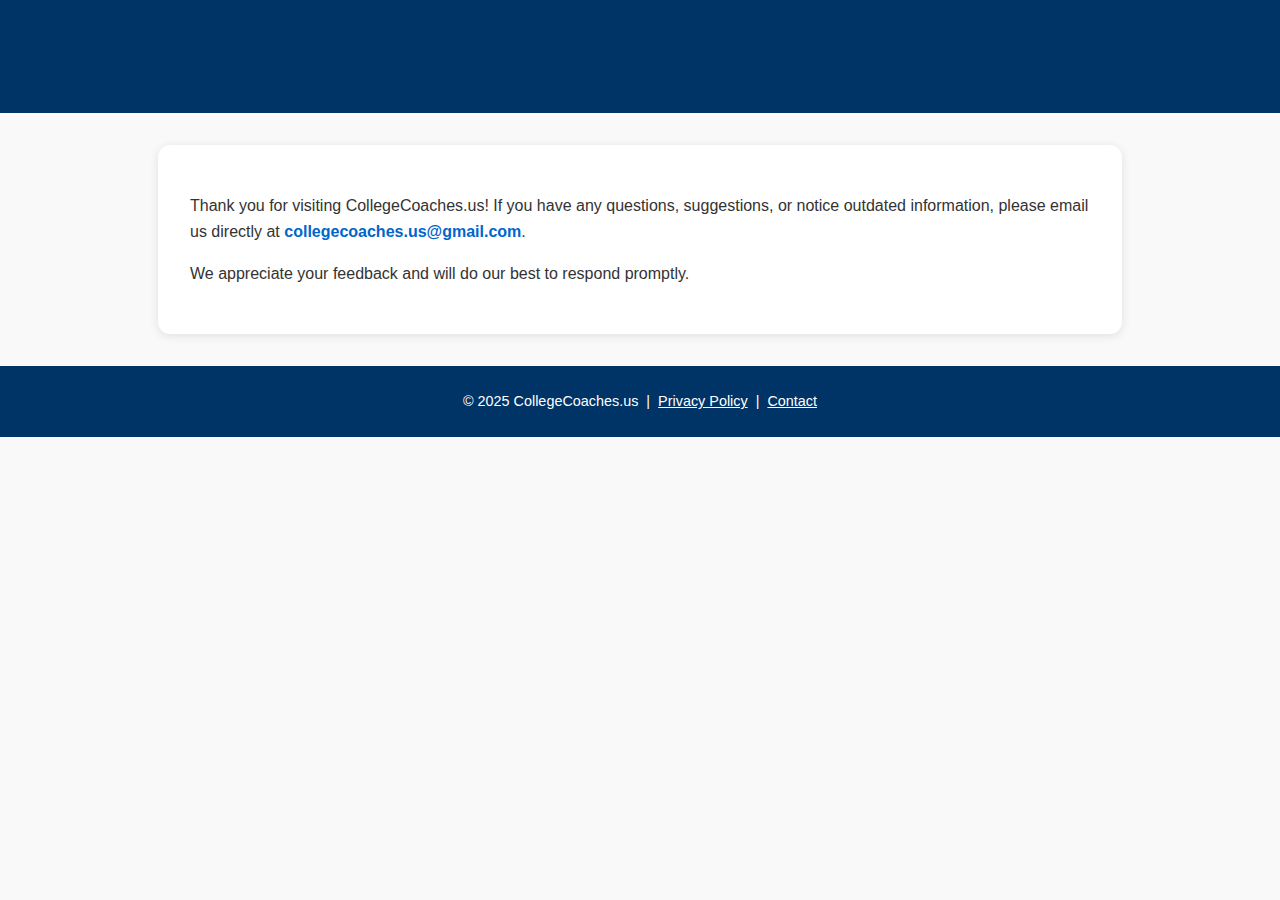
<file: contact.html>
<!DOCTYPE html>
<html lang="en">
<head>
  <meta charset="UTF-8">
  <meta name="viewport" content="width=device-width, initial-scale=1.0">
  <meta name="description" content="Contact CollegeCoaches.us — Reach out via email with questions, suggestions, or corrections to our college coaches directory.">
  <title>Contact Us – CollegeCoaches.us</title>
  <style>
    body {
      font-family: Arial, Helvetica, sans-serif;
      margin: 0;
      padding: 0;
      background-color: #f9f9f9;
      color: #333;
      line-height: 1.6;
    }
    header {
      background-color: #003366;
      color: #fff;
      padding: 1rem 2rem;
      text-align: center;
    }
    main {
      max-width: 900px;
      margin: 2rem auto;
      padding: 2rem;
      background-color: #fff;
      border-radius: 12px;
      box-shadow: 0 2px 10px rgba(0,0,0,0.1);
    }
    h1 {
      color: #003366;
      font-size: 1.8rem;
      margin-bottom: 1rem;
    }
    p {
      margin: 1rem 0;
      font-size: 1rem;
    }
    a.email-link {
      color: #0066cc;
      text-decoration: none;
      font-weight: bold;
    }
    a.email-link:hover {
      text-decoration: underline;
    }
    footer {
      text-align: center;
      padding: 1.5rem;
      background-color: #003366;
      color: #fff;
      font-size: 0.9rem;
    }
  </style>
</head>
<body>

  <header>
    <h1>Contact Us</h1>
  </header>

  <main>
    <p>
      Thank you for visiting CollegeCoaches.us! If you have any questions, suggestions, or notice outdated information, 
      please email us directly at 
      <a href="mailto:collegecoaches.us@gmail.com" class="email-link">collegecoaches.us@gmail.com</a>.
    </p>

    <p>
      We appreciate your feedback and will do our best to respond promptly.
    </p>
  </main>

   <footer>
    &copy; 2025 CollegeCoaches.us &nbsp;|&nbsp; <a href="privacypolicy.html" style="color:#fff;">Privacy Policy</a> &nbsp;|&nbsp; <a href="contact.html" style="color:#fff;">Contact</a>
  </footer>

</body>
</html>
</file>
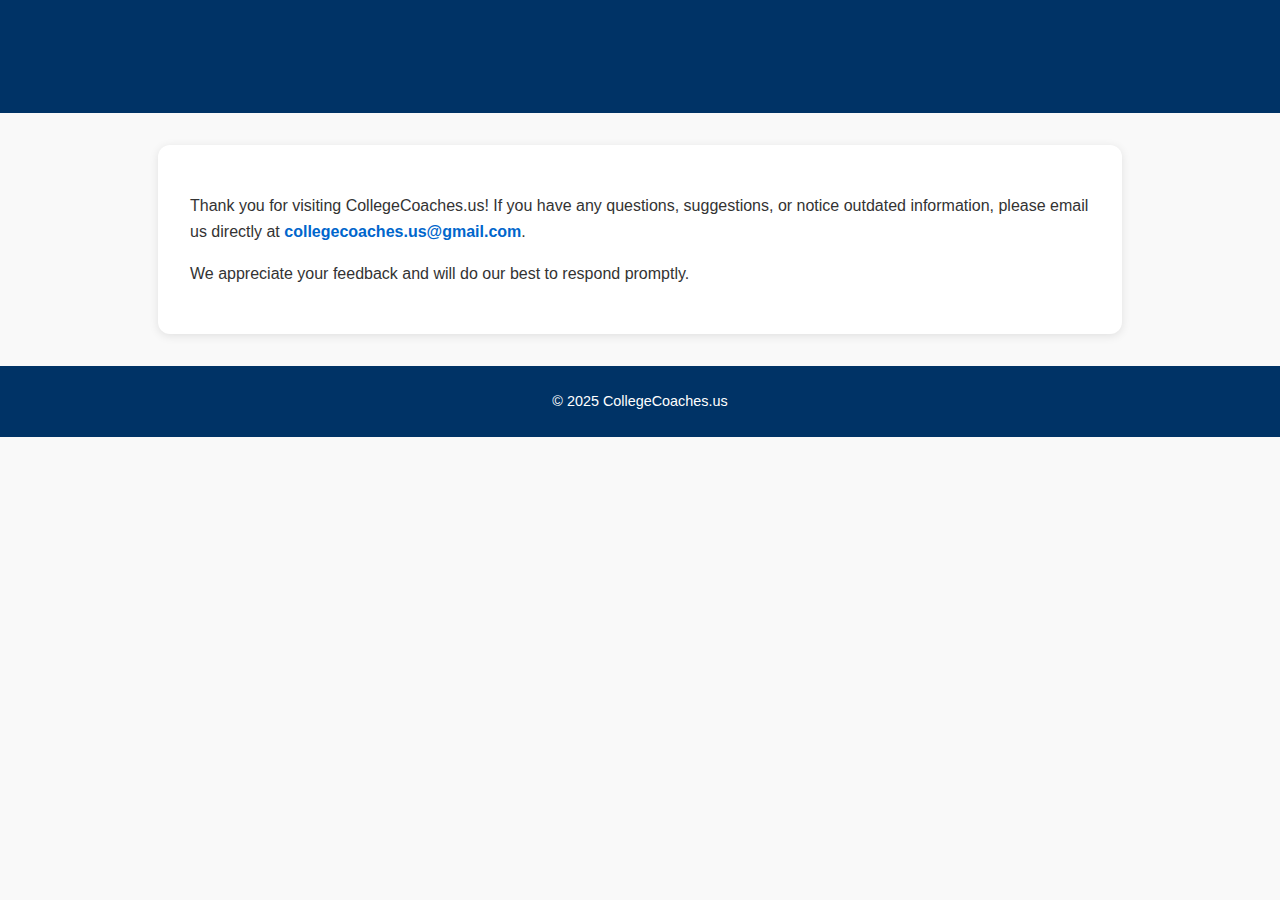
<file: contatct.html>
<!DOCTYPE html>
<html lang="en">
<head>
  <meta charset="UTF-8">
  <meta name="viewport" content="width=device-width, initial-scale=1.0">
  <meta name="description" content="Contact CollegeCoaches.us — Reach out via email with questions, suggestions, or corrections to our college coaches directory.">
  <title>Contact Us – CollegeCoaches.us</title>
  <style>
    body {
      font-family: Arial, Helvetica, sans-serif;
      margin: 0;
      padding: 0;
      background-color: #f9f9f9;
      color: #333;
      line-height: 1.6;
    }
    header {
      background-color: #003366;
      color: #fff;
      padding: 1rem 2rem;
      text-align: center;
    }
    main {
      max-width: 900px;
      margin: 2rem auto;
      padding: 2rem;
      background-color: #fff;
      border-radius: 12px;
      box-shadow: 0 2px 10px rgba(0,0,0,0.1);
    }
    h1 {
      color: #003366;
      font-size: 1.8rem;
      margin-bottom: 1rem;
    }
    p {
      margin: 1rem 0;
      font-size: 1rem;
    }
    a.email-link {
      color: #0066cc;
      text-decoration: none;
      font-weight: bold;
    }
    a.email-link:hover {
      text-decoration: underline;
    }
    footer {
      text-align: center;
      padding: 1.5rem;
      background-color: #003366;
      color: #fff;
      font-size: 0.9rem;
    }
  </style>
</head>
<body>

  <header>
    <h1>Contact Us</h1>
  </header>

  <main>
    <p>
      Thank you for visiting CollegeCoaches.us! If you have any questions, suggestions, or notice outdated information, 
      please email us directly at 
      <a href="mailto:collegecoaches.us@gmail.com" class="email-link">collegecoaches.us@gmail.com</a>.
    </p>

    <p>
      We appreciate your feedback and will do our best to respond promptly.
    </p>
  </main>

  <footer>
    &copy; 2025 CollegeCoaches.us
  </footer>

</body>
</html>
</file>
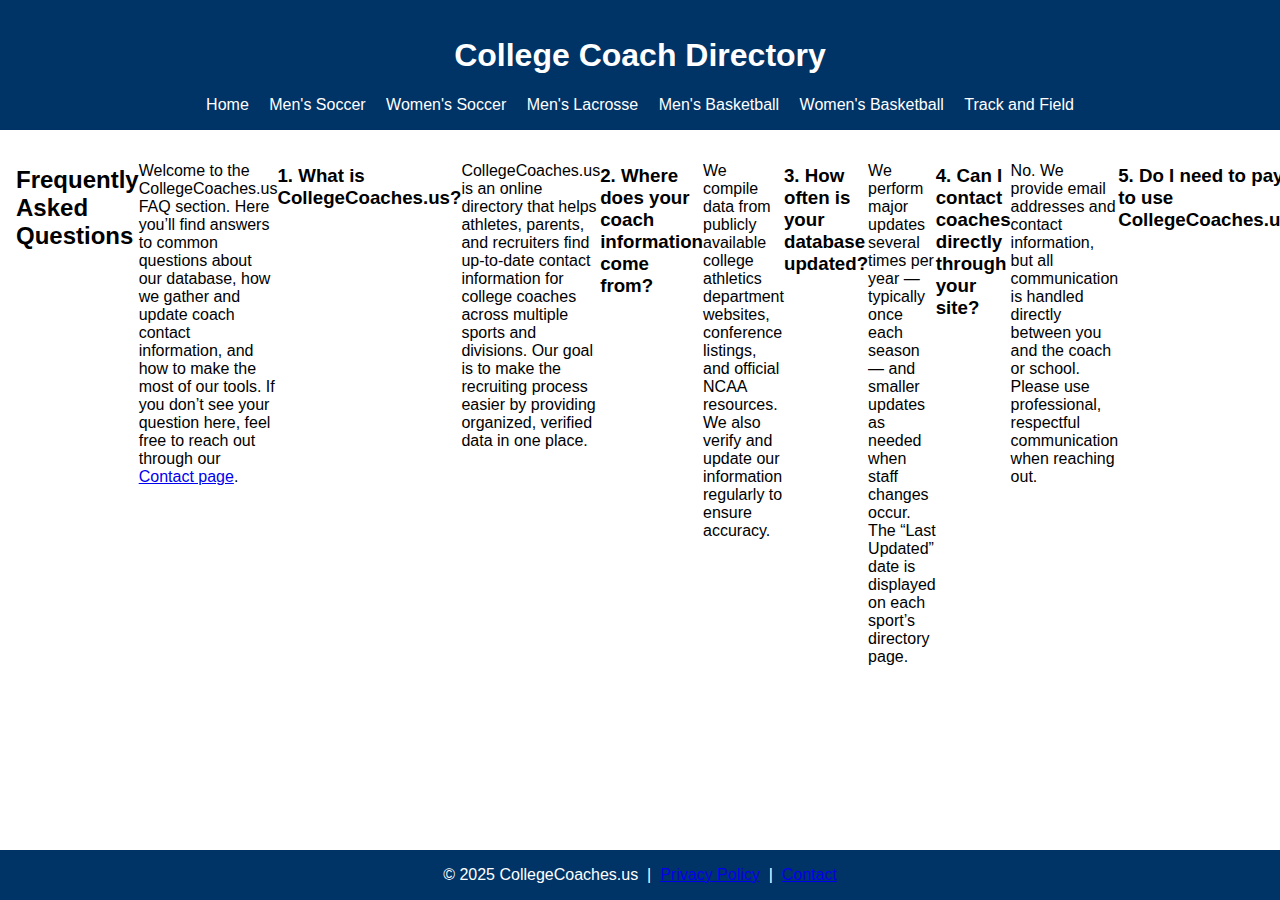
<file: faq.html>
<!DOCTYPE html>
<html lang="en">
<head>
  <meta charset="UTF-8">
  <meta name="viewport" content="width=device-width, initial-scale=1.0">
  <meta name="description" content="Frequently Asked Questions about CollegeCoaches.us — Learn how we collect coach contact information, how often we update, and how to use our free database for college recruiting.">
  <title>FAQ – CollegeCoaches.us</title>
  <link rel="stylesheet" href="style.css">
</head>
<body class="text-page">

<header>
  <h1>College Coach Directory</h1>
  <nav>
    <a href="index.html">Home</a>
    <a href="mens-soccer.html">Men's Soccer</a>
    <a href="womens-soccer.html">Women's Soccer</a>
    <a href="mens-lacrosse.html">Men's Lacrosse</a>
    <a href="mens-basketball.html">Men's Basketball</a>
    <a href="womens-basketball.html">Women's Basketball</a>
    <a href="track-field.html">Track and Field</a>

  </nav>
</header>

<main>
  <h2>Frequently Asked Questions</h2>

  <p>Welcome to the CollegeCoaches.us FAQ section. Here you’ll find answers to common questions about our database, how we gather and update coach contact information, and how to make the most of our tools. If you don’t see your question here, feel free to reach out through our <a href="contact.html">Contact page</a>.</p>

  <h3>1. What is CollegeCoaches.us?</h3>
  <p>CollegeCoaches.us is an online directory that helps athletes, parents, and recruiters find up-to-date contact information for college coaches across multiple sports and divisions. Our goal is to make the recruiting process easier by providing organized, verified data in one place.</p>

  <h3>2. Where does your coach information come from?</h3>
  <p>We compile data from publicly available college athletics department websites, conference listings, and official NCAA resources. We also verify and update our information regularly to ensure accuracy.</p>

  <h3>3. How often is your database updated?</h3>
  <p>We perform major updates several times per year — typically once each season — and smaller updates as needed when staff changes occur. The “Last Updated” date is displayed on each sport’s directory page.</p>

  <h3>4. Can I contact coaches directly through your site?</h3>
  <p>No. We provide email addresses and contact information, but all communication is handled directly between you and the coach or school. Please use professional, respectful communication when reaching out.</p>

  <h3>5. Do I need to pay to use CollegeCoaches.us?</h3>
  <p>No, our coach contact directory is free to use. Some additional features or premium tools may be added in the future, but access to basic coach listings will remain free.</p>

  <h3>6. How can I report incorrect or outdated information?</h3>
  <p>If you notice any outdated coach details, you can send us a message through our <a href="contact.html">Contact page</a> with the correction. We appreciate your help in keeping our listings accurate.</p>

  <h3>7. Can I download the coach lists?</h3>
  <p>Not currently.If you're interested in a whole list, please contact us at collegecoaches.us@gmail.com</p>

  <h3>8. Do you have listings for every sport and division?</h3>
  <p>We’re continuously expanding our database. Currently, we cover the major NCAA men’s and women’s sports across Divisions I, II, and III. Additional sports and divisions are being added over time.</p>

  <h3>9. Is CollegeCoaches.us affiliated with the NCAA?</h3>
  <p>No. CollegeCoaches.us is an independent project and is not officially affiliated with or endorsed by the NCAA or any college athletic department.</p>

  <h3>10. How can I advertise or partner with you?</h3>
  <p>If you’re interested in advertising or partnership opportunities, please contact us via our <a href="contact.html">Contact page</a>.</p>
</main>

<footer>
  &copy; 2025 CollegeCoaches.us &nbsp;|&nbsp;
  <a href="privacypolicy.html">Privacy Policy</a> &nbsp;|&nbsp;
  <a href="contact.html">Contact</a>
</footer>

</body>
</html>
</file>
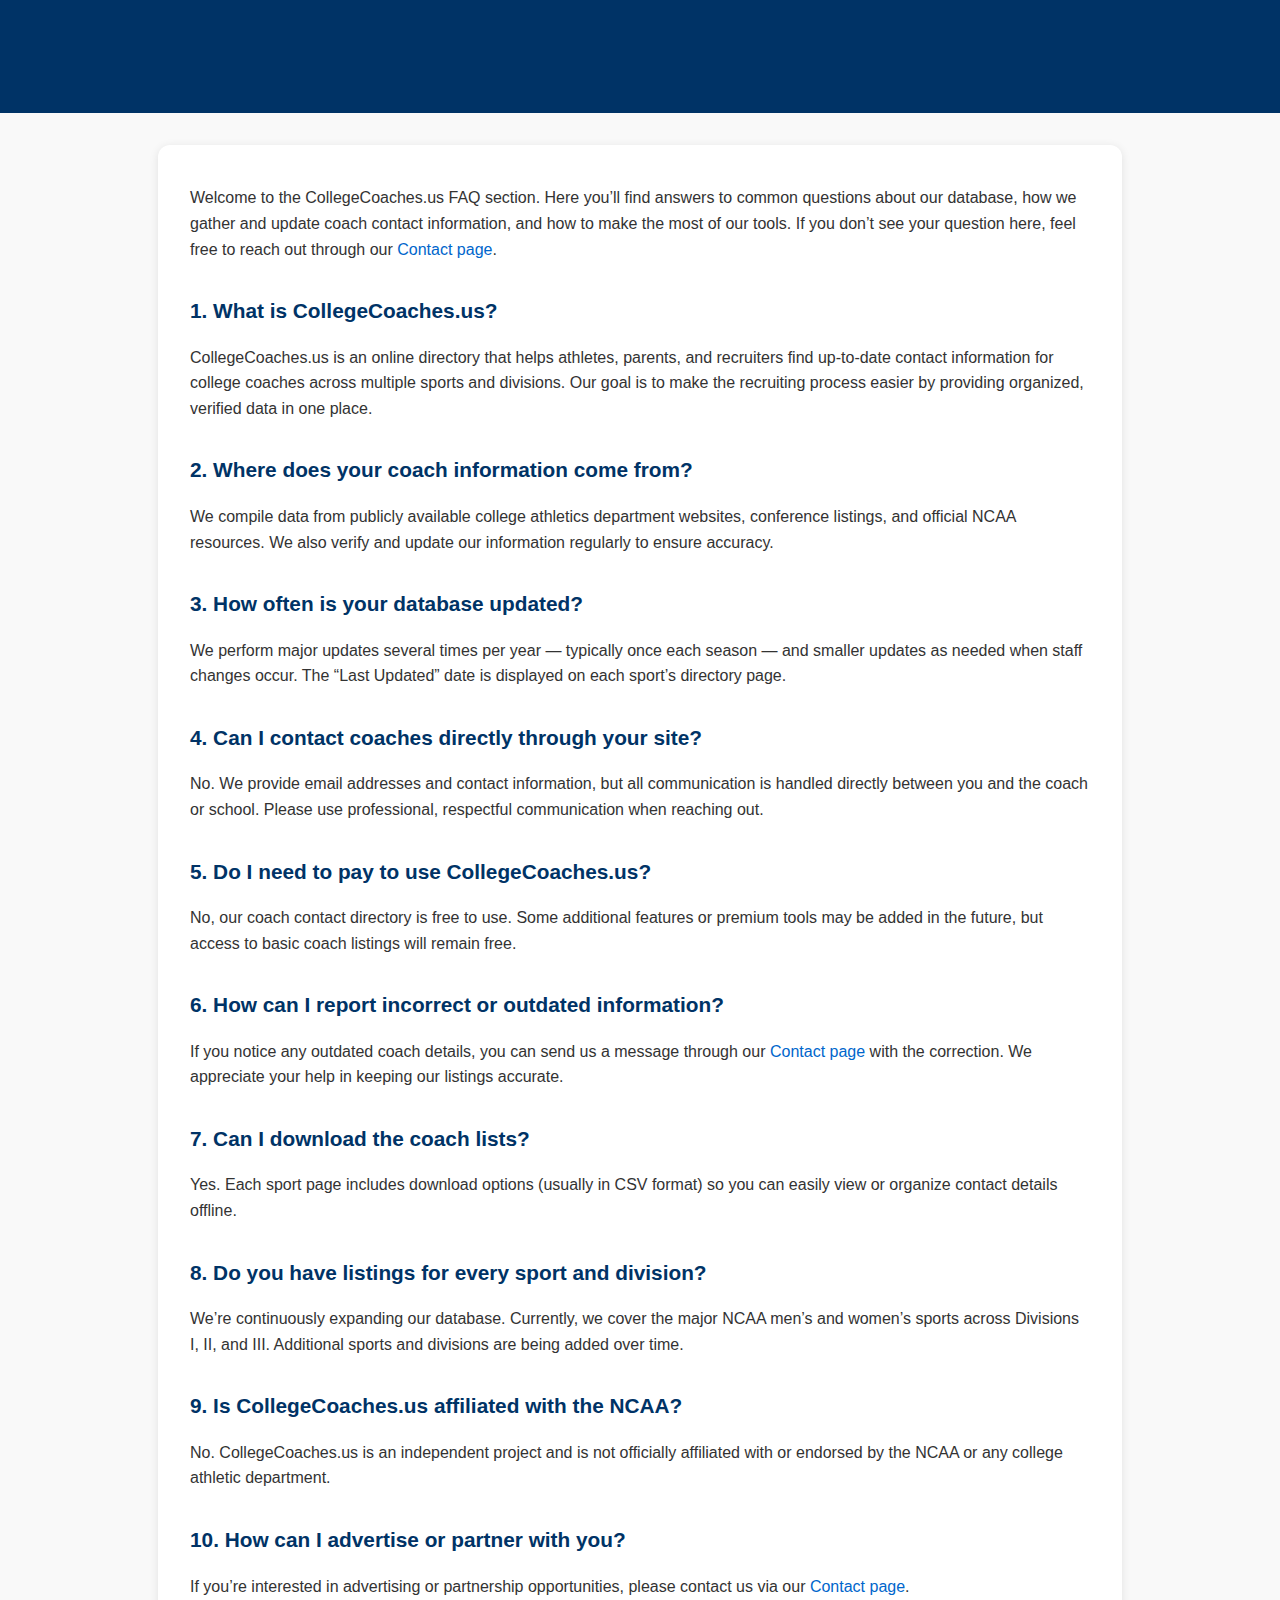
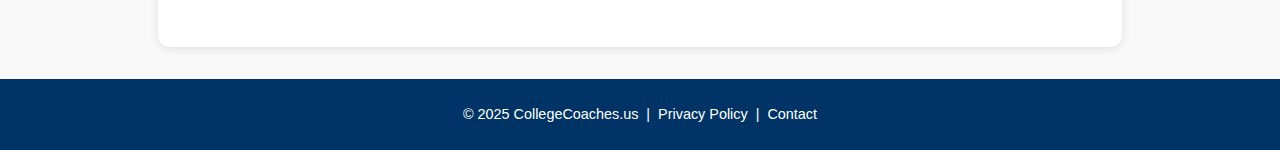
<file: FAQ.html>
<!DOCTYPE html>
<html lang="en">
<head>
  <meta charset="UTF-8">
  <meta name="viewport" content="width=device-width, initial-scale=1.0">
  <meta name="description" content="Frequently Asked Questions about CollegeCoaches.us — Learn how we collect coach contact information, how often we update, and how to use our free database for college recruiting.">
  <title>FAQ – CollegeCoaches.us</title>
  <style>
    body {
      font-family: Arial, Helvetica, sans-serif;
      margin: 0;
      padding: 0;
      background-color: #f9f9f9;
      color: #333;
      line-height: 1.6;
    }
    header {
      background-color: #003366;
      color: #fff;
      padding: 1rem 2rem;
      text-align: center;
    }
    main {
      max-width: 900px;
      margin: 2rem auto;
      padding: 2rem;
      background-color: #fff;
      border-radius: 12px;
      box-shadow: 0 2px 10px rgba(0,0,0,0.1);
    }
    h1 {
      color: #003366;
      font-size: 1.8rem;
      margin-bottom: 1rem;
    }
    h2 {
      color: #003366;
      font-size: 1.3rem;
      margin-top: 2rem;
    }
    p {
      margin: 0.5rem 0 1rem;
    }
    a {
      color: #0066cc;
      text-decoration: none;
    }
    a:hover {
      text-decoration: underline;
    }
    footer {
      text-align: center;
      padding: 1.5rem;
      background-color: #003366;
      color: #fff;
      font-size: 0.9rem;
    }
  </style>
</head>
<body>

  <header>
    <h1>Frequently Asked Questions</h1>
  </header>

  <main>
    <p>
      Welcome to the CollegeCoaches.us FAQ section. Here you’ll find answers to common questions about our database, 
      how we gather and update coach contact information, and how to make the most of our tools. 
      If you don’t see your question here, feel free to reach out through our 
      <a href="/contact.html">Contact page</a>.
    </p>

    <h2>1. What is CollegeCoaches.us?</h2>
    <p>
      CollegeCoaches.us is an online directory that helps athletes, parents, and recruiters find up-to-date contact 
      information for college coaches across multiple sports and divisions. Our goal is to make the recruiting process easier 
      by providing organized, verified data in one place.
    </p>

    <h2>2. Where does your coach information come from?</h2>
    <p>
      We compile data from publicly available college athletics department websites, conference listings, and official NCAA resources. 
      We also verify and update our information regularly to ensure accuracy.
    </p>

    <h2>3. How often is your database updated?</h2>
    <p>
      We perform major updates several times per year — typically once each season — and smaller updates as needed when staff changes occur. 
      The “Last Updated” date is displayed on each sport’s directory page.
    </p>

    <h2>4. Can I contact coaches directly through your site?</h2>
    <p>
      No. We provide email addresses and contact information, but all communication is handled directly between you and the coach or school. 
      Please use professional, respectful communication when reaching out.
    </p>

    <h2>5. Do I need to pay to use CollegeCoaches.us?</h2>
    <p>
      No, our coach contact directory is free to use. Some additional features or premium tools may be added in the future, 
      but access to basic coach listings will remain free.
    </p>

    <h2>6. How can I report incorrect or outdated information?</h2>
    <p>
      If you notice any outdated coach details, you can send us a message through our 
      <a href="/contact.html">Contact page</a> with the correction. We appreciate your help in keeping our listings accurate.
    </p>

    <h2>7. Can I download the coach lists?</h2>
    <p>
      Yes. Each sport page includes download options (usually in CSV format) so you can easily view or organize contact details offline.
    </p>

    <h2>8. Do you have listings for every sport and division?</h2>
    <p>
      We’re continuously expanding our database. Currently, we cover the major NCAA men’s and women’s sports across Divisions I, II, and III. 
      Additional sports and divisions are being added over time.
    </p>

    <h2>9. Is CollegeCoaches.us affiliated with the NCAA?</h2>
    <p>
      No. CollegeCoaches.us is an independent project and is not officially affiliated with or endorsed by the NCAA or any college athletic department.
    </p>

    <h2>10. How can I advertise or partner with you?</h2>
    <p>
      If you’re interested in advertising or partnership opportunities, please contact us via our 
      <a href="/contact.html">Contact page</a>.
    </p>
  </main>

  <footer>
    &copy; 2025 CollegeCoaches.us &nbsp;|&nbsp; <a href="/privacy.html" style="color:#fff;">Privacy Policy</a> &nbsp;|&nbsp; <a href="/contact.html" style="color:#fff;">Contact</a>
  </footer>

</body>
</html>
</file>
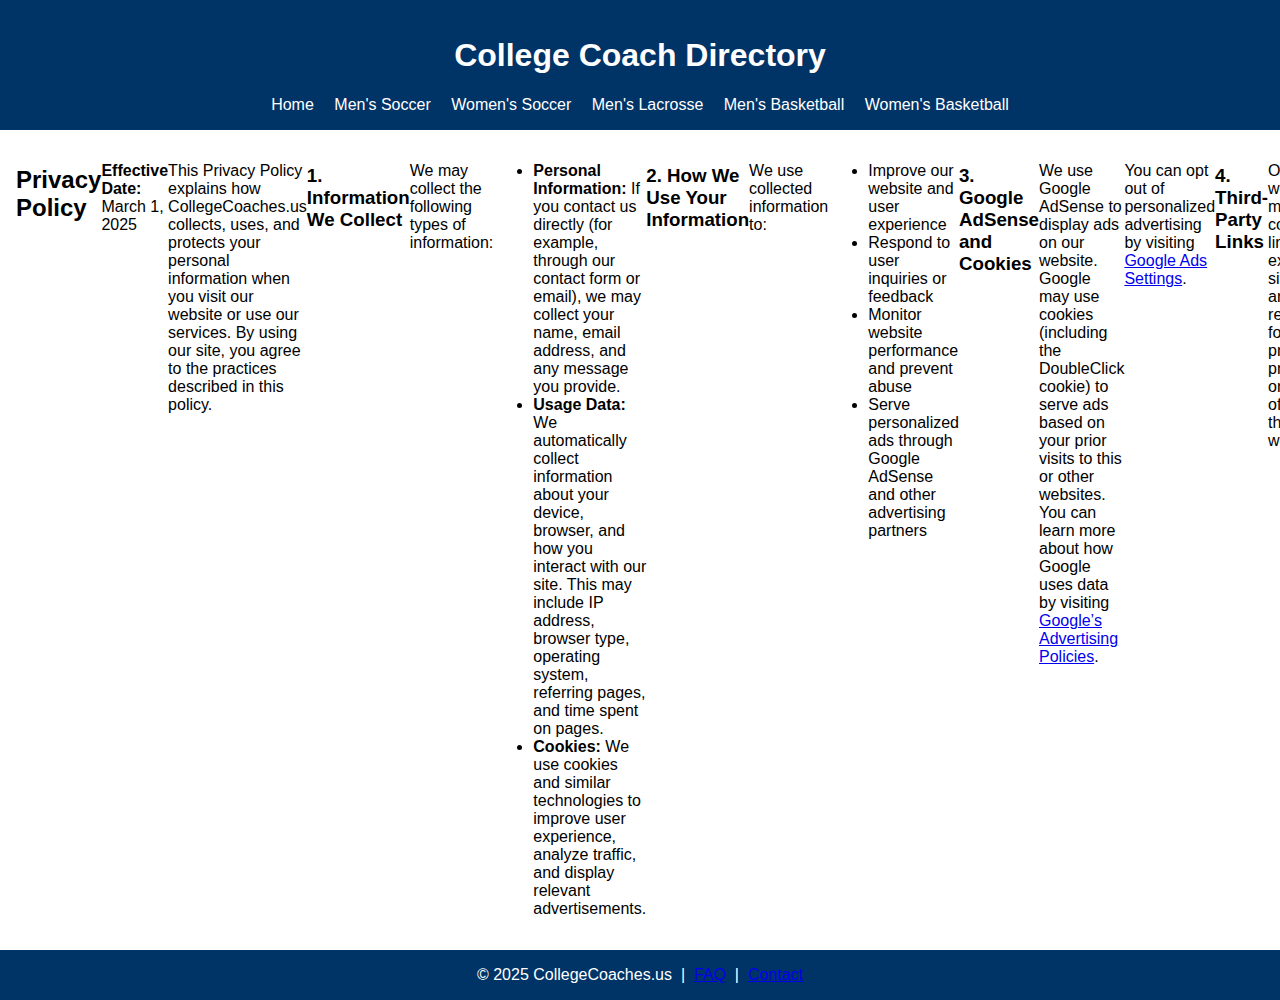
<file: privacypolicy.html>
<!DOCTYPE html>
<html lang="en">
<head>
  <meta charset="UTF-8">
  <meta name="viewport" content="width=device-width, initial-scale=1.0">
  <meta name="description" content="Privacy Policy for CollegeCoaches.us — Learn how we collect, use, and protect your information when using our college coach directory and recruiting tools.">
  <title>Privacy Policy – CollegeCoaches.us</title>
  <link rel="stylesheet" href="style.css">
</head>
<body class="text-page">

<header>
  <h1>College Coach Directory</h1>
  <nav>
    <a href="index.html">Home</a>
    <a href="mens-soccer.html">Men's Soccer</a>
    <a href="womens-soccer.html">Women's Soccer</a>
    <a href="mens-lacrosse.html">Men's Lacrosse</a>
    <a href="mens-basketball.html">Men's Basketball</a>
    <a href="womens-basketball.html">Women's Basketball</a>
  </nav>
</header>

<main>
  <h2>Privacy Policy</h2>
  <p><strong>Effective Date:</strong> March 1, 2025</p>

  <p>
    This Privacy Policy explains how CollegeCoaches.us collects, uses, and protects your personal information when you visit our website 
    or use our services. By using our site, you agree to the practices described in this policy.
  </p>

  <h3>1. Information We Collect</h3>
  <p>We may collect the following types of information:</p>
  <ul>
    <li><strong>Personal Information:</strong> If you contact us directly (for example, through our contact form or email), we may collect your name, email address, and any message you provide.</li>
    <li><strong>Usage Data:</strong> We automatically collect information about your device, browser, and how you interact with our site. This may include IP address, browser type, operating system, referring pages, and time spent on pages.</li>
    <li><strong>Cookies:</strong> We use cookies and similar technologies to improve user experience, analyze traffic, and display relevant advertisements.</li>
  </ul>

  <h3>2. How We Use Your Information</h3>
  <p>We use collected information to:</p>
  <ul>
    <li>Improve our website and user experience</li>
    <li>Respond to user inquiries or feedback</li>
    <li>Monitor website performance and prevent abuse</li>
    <li>Serve personalized ads through Google AdSense and other advertising partners</li>
  </ul>

  <h3>3. Google AdSense and Cookies</h3>
  <p>
    We use Google AdSense to display ads on our website. Google may use cookies (including the DoubleClick cookie) to serve ads based on your prior visits to this or other websites.
    You can learn more about how Google uses data by visiting 
    <a href="https://policies.google.com/technologies/ads" target="_blank" rel="noopener">Google’s Advertising Policies</a>.
  </p>

  <p>
    You can opt out of personalized advertising by visiting 
    <a href="https://www.google.com/settings/ads" target="_blank" rel="noopener">Google Ads Settings</a>.
  </p>

  <h3>4. Third-Party Links</h3>
  <p>
    Our website may contain links to external sites. We are not responsible for the privacy practices or content of those third-party websites.
  </p>

  <h3>5. Data Security</h3>
  <p>
    We take reasonable measures to protect your personal information. However, please note that no method of online transmission or storage is 100% secure.
  </p>

  <h3>6. Children’s Privacy</h3>
  <p>
    CollegeCoaches.us is not intended for children under the age of 13. We do not knowingly collect personal information from children. 
    If you believe a child has provided us information, please contact us immediately at <a href="mailto:info@collegecoaches.us">info@collegecoaches.us</a>.
  </p>

  <h3>7. Your Privacy Rights</h3>
  <p>
    Depending on your location, you may have the right to access, correct, or delete your personal data. To exercise these rights, please contact us at 
    <a href="mailto:info@collegecoaches.us">info@collegecoaches.us</a>.
  </p>

  <h3>8. Updates to This Policy</h3>
  <p>
    We may update this Privacy Policy periodically to reflect changes in our practices or for other operational, legal, or regulatory reasons. 
    The updated version will be posted on this page with a new “Effective Date.”
  </p>

  <h3>9. Contact Us</h3>
  <p>
    If you have any questions about this Privacy Policy, please contact us at:
  </p>
  <p>
    <strong>Email:</strong> <a href="mailto:collegecoaches.us@gmail.com">collegecoaches.us@gmail.com</a><br>
    <strong>Website:</strong> <a href="https://www.collegecoaches.us">www.collegecoaches.us</a>
  </p>
</main>

<footer>
  &copy; 2025 CollegeCoaches.us &nbsp;|&nbsp; 
  <a href="faq.html">FAQ</a> &nbsp;|&nbsp; 
  <a href="contact.html">Contact</a>
</footer>

</body>
</html>
</file>
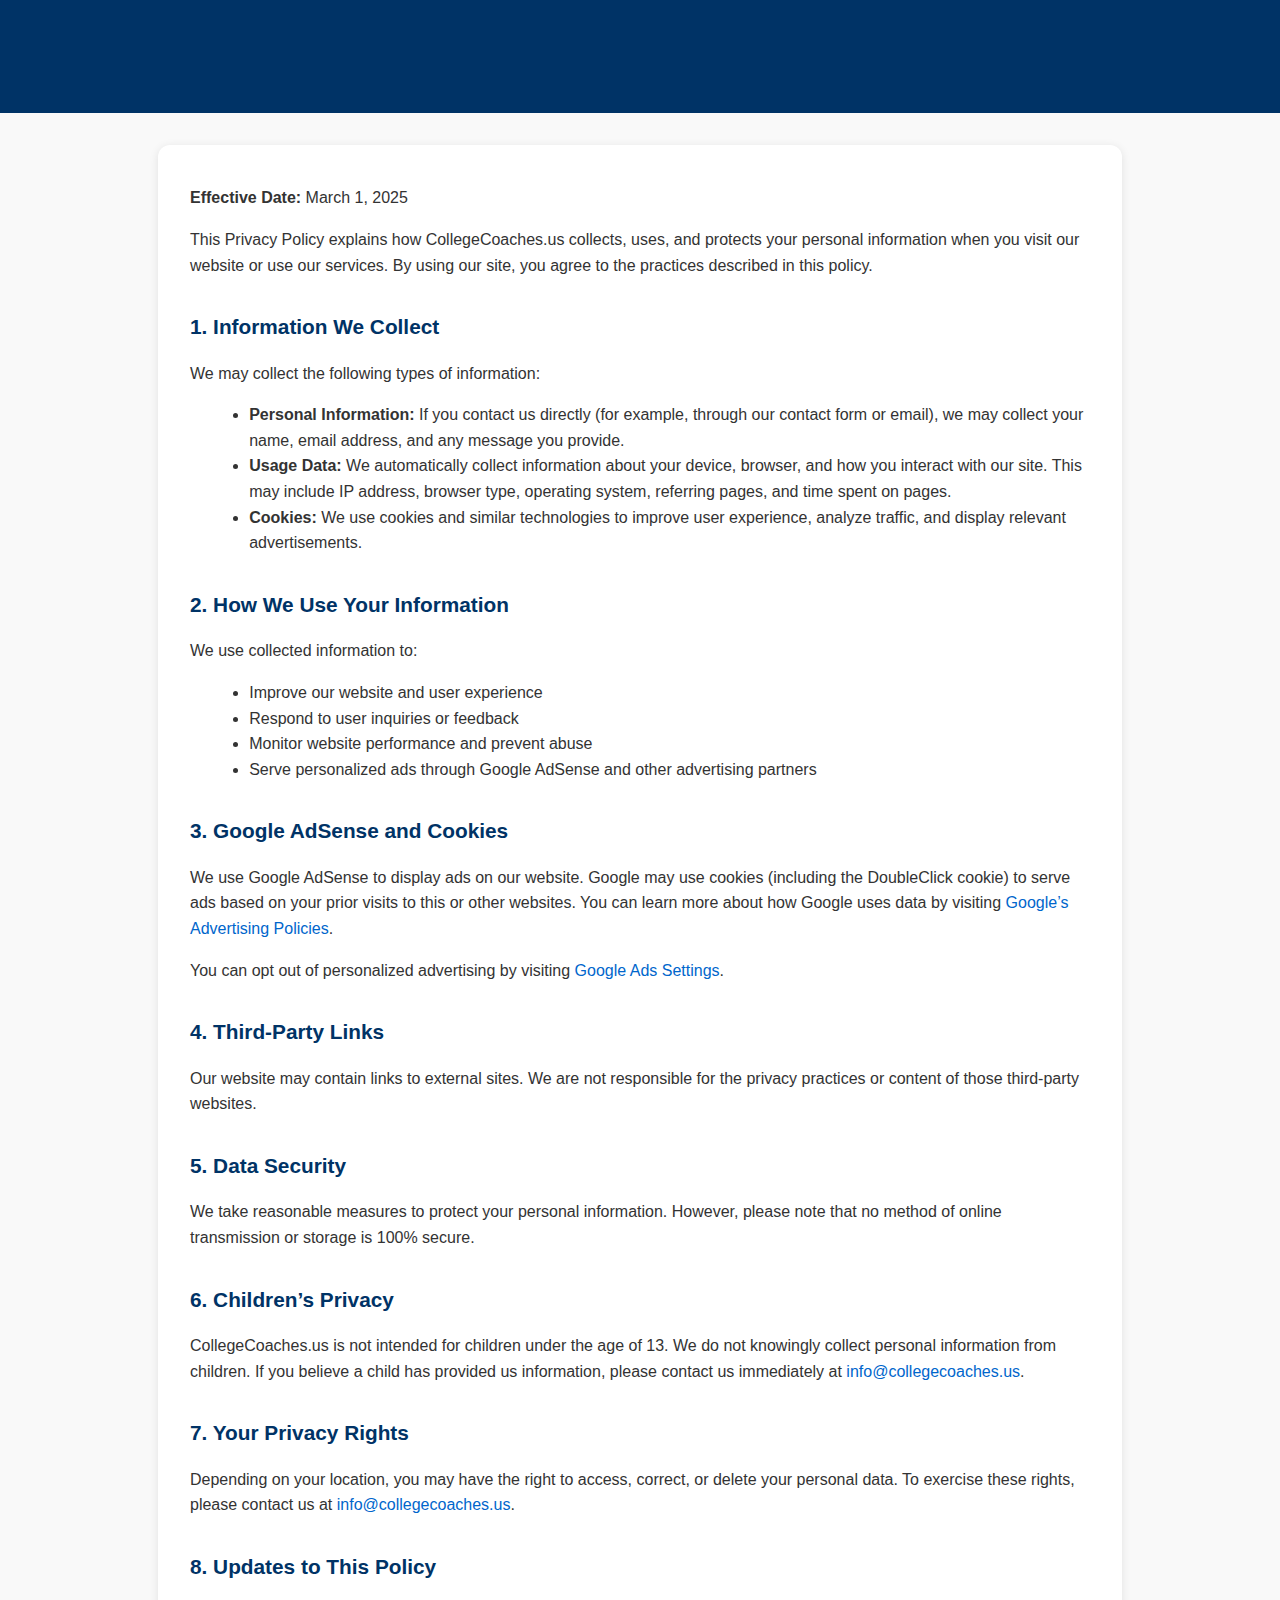
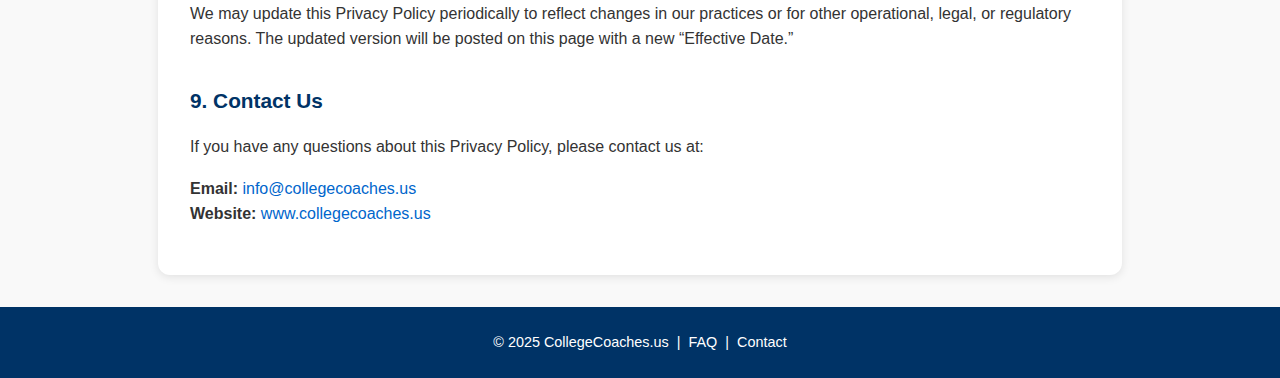
<file: Privacypolicy.html>
<!DOCTYPE html>
<html lang="en">
<head>
  <meta charset="UTF-8">
  <meta name="viewport" content="width=device-width, initial-scale=1.0">
  <meta name="description" content="Privacy Policy for CollegeCoaches.us — Learn how we collect, use, and protect your information when using our college coach directory and recruiting tools.">
  <title>Privacy Policy – CollegeCoaches.us</title>
  <style>
    body {
      font-family: Arial, Helvetica, sans-serif;
      margin: 0;
      padding: 0;
      background-color: #f9f9f9;
      color: #333;
      line-height: 1.6;
    }
    header {
      background-color: #003366;
      color: #fff;
      padding: 1rem 2rem;
      text-align: center;
    }
    main {
      max-width: 900px;
      margin: 2rem auto;
      padding: 2rem;
      background-color: #fff;
      border-radius: 12px;
      box-shadow: 0 2px 10px rgba(0,0,0,0.1);
    }
    h1 {
      color: #003366;
      font-size: 1.8rem;
      margin-bottom: 1rem;
    }
    h2 {
      color: #003366;
      font-size: 1.3rem;
      margin-top: 2rem;
    }
    p {
      margin: 0.5rem 0 1rem;
    }
    ul {
      margin: 0 0 1.5rem 1.2rem;
    }
    a {
      color: #0066cc;
      text-decoration: none;
    }
    a:hover {
      text-decoration: underline;
    }
    footer {
      text-align: center;
      padding: 1.5rem;
      background-color: #003366;
      color: #fff;
      font-size: 0.9rem;
    }
  </style>
</head>
<body>

  <header>
    <h1>Privacy Policy</h1>
  </header>

  <main>
    <p><strong>Effective Date:</strong> March 1, 2025</p>

    <p>
      This Privacy Policy explains how CollegeCoaches.us collects, uses, and protects your personal information when you visit our website 
      or use our services. By using our site, you agree to the practices described in this policy.
    </p>

    <h2>1. Information We Collect</h2>
    <p>We may collect the following types of information:</p>
    <ul>
      <li><strong>Personal Information:</strong> If you contact us directly (for example, through our contact form or email), we may collect your name, email address, and any message you provide.</li>
      <li><strong>Usage Data:</strong> We automatically collect information about your device, browser, and how you interact with our site. This may include IP address, browser type, operating system, referring pages, and time spent on pages.</li>
      <li><strong>Cookies:</strong> We use cookies and similar technologies to improve user experience, analyze traffic, and display relevant advertisements.</li>
    </ul>

    <h2>2. How We Use Your Information</h2>
    <p>We use collected information to:</p>
    <ul>
      <li>Improve our website and user experience</li>
      <li>Respond to user inquiries or feedback</li>
      <li>Monitor website performance and prevent abuse</li>
      <li>Serve personalized ads through Google AdSense and other advertising partners</li>
    </ul>

    <h2>3. Google AdSense and Cookies</h2>
    <p>
      We use Google AdSense to display ads on our website. Google may use cookies (including the DoubleClick cookie) to serve ads based on your prior visits to this or other websites.
      You can learn more about how Google uses data by visiting 
      <a href="https://policies.google.com/technologies/ads" target="_blank" rel="noopener">Google’s Advertising Policies</a>.
    </p>

    <p>
      You can opt out of personalized advertising by visiting 
      <a href="https://www.google.com/settings/ads" target="_blank" rel="noopener">Google Ads Settings</a>.
    </p>

    <h2>4. Third-Party Links</h2>
    <p>
      Our website may contain links to external sites. We are not responsible for the privacy practices or content of those third-party websites.
    </p>

    <h2>5. Data Security</h2>
    <p>
      We take reasonable measures to protect your personal information. However, please note that no method of online transmission or storage is 100% secure.
    </p>

    <h2>6. Children’s Privacy</h2>
    <p>
      CollegeCoaches.us is not intended for children under the age of 13. We do not knowingly collect personal information from children. 
      If you believe a child has provided us information, please contact us immediately at <a href="mailto:info@collegecoaches.us">info@collegecoaches.us</a>.
    </p>

    <h2>7. Your Privacy Rights</h2>
    <p>
      Depending on your location, you may have the right to access, correct, or delete your personal data. To exercise these rights, please contact us at 
      <a href="mailto:info@collegecoaches.us">info@collegecoaches.us</a>.
    </p>

    <h2>8. Updates to This Policy</h2>
    <p>
      We may update this Privacy Policy periodically to reflect changes in our practices or for other operational, legal, or regulatory reasons. 
      The updated version will be posted on this page with a new “Effective Date.”
    </p>

    <h2>9. Contact Us</h2>
    <p>
      If you have any questions about this Privacy Policy, please contact us at:
    </p>
    <p>
      <strong>Email:</strong> <a href="mailto:info@collegecoaches.us">info@collegecoaches.us</a><br>
      <strong>Website:</strong> <a href="https://www.collegecoaches.us">www.collegecoaches.us</a>
    </p>
  </main>

  <footer>
    &copy; 2025 CollegeCoaches.us &nbsp;|&nbsp; <a href="/faq.html" style="color:#fff;">FAQ</a> &nbsp;|&nbsp; <a href="/contact.html" style="color:#fff;">Contact</a>
  </footer>

</body>
</html>
</file>
<file: style.css>
body {
  font-family: Arial, sans-serif;
  margin: 0;
  padding: 0;
  display: flex;
  flex-direction: column;
  min-height: 100vh;
}

header, footer {
  background-color: #003366;
  color: white;
  text-align: center;
  padding: 1rem;
}

nav a {
  color: white;
  margin: 0 0.5rem;
  text-decoration: none;
}

main {
  display: flex;
  flex: 1;
  padding: 1rem;
}

.content {
  flex: 3;
  padding-right: 1rem;
}

.sidebar {
  flex: 1;
  background: #f9f9f9;
  padding: 1rem;
  border-left: 2px solid #ccc;
}

.tabs {
  margin-bottom: 1rem;
}

.tabs button {
  padding: 0.5rem 1rem;
  border: none;
  background: #ccc;
  margin-right: 0.5rem;
  cursor: pointer;
  border-radius: 6px;
  font-weight: bold;
}

.tabs button.active {
  background: #003366;
  color: white;
}

table {
  width: 100%;
  border-collapse: collapse;
}

th, td {
  border: 1px solid #ccc;
  padding: 0.5rem;
  text-align: left;
}

th {
  background-color: #f2f2f2;
}
</file>
